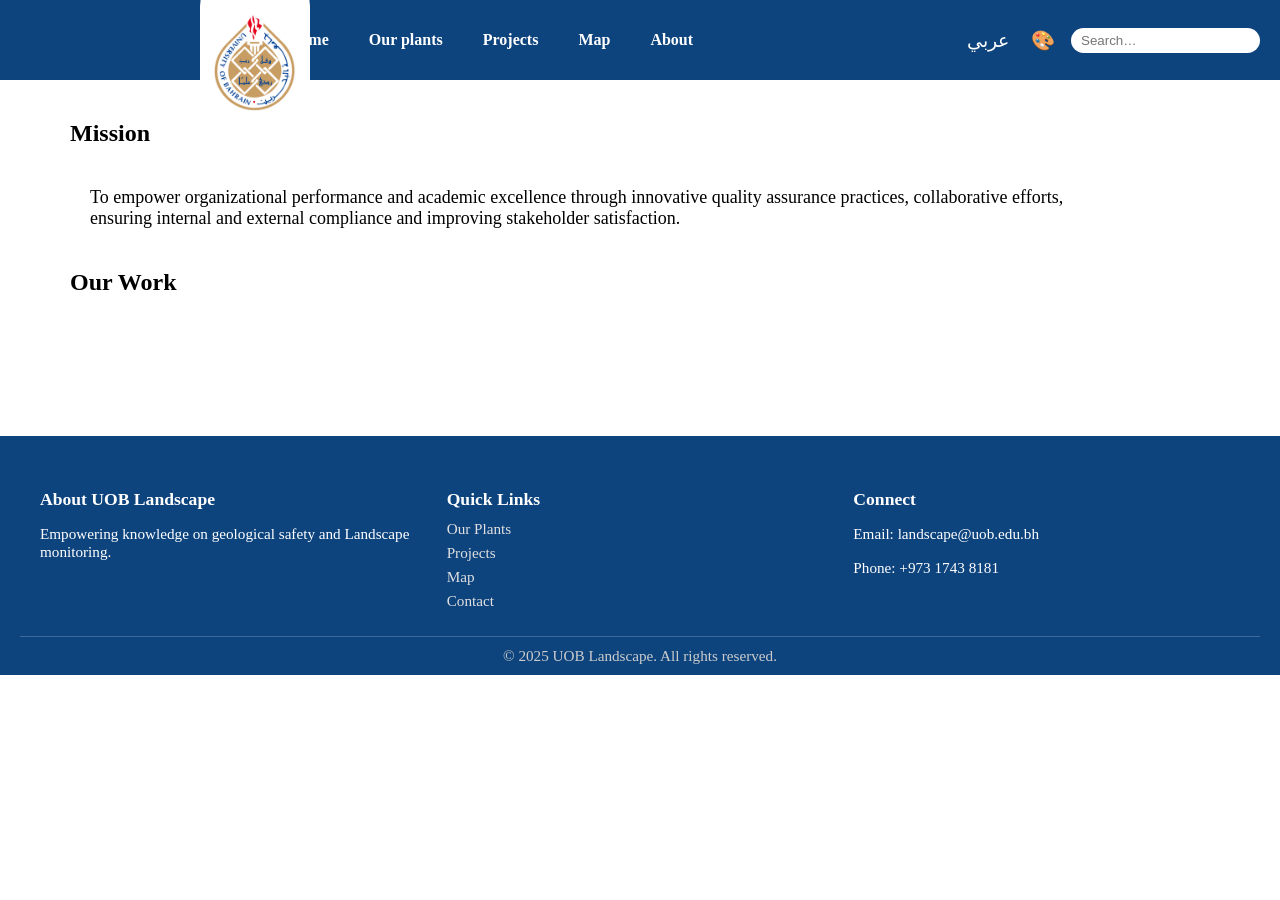
<file: about.html>
<!DOCTYPE html>
<html lang="en" data-theme="default">
<head>
  <meta charset="UTF-8" />
  <meta name="viewport" content="width=device-width,initial-scale=1" />
  <title>UOB Landscape</title>
  <link rel="stylesheet" href="styles.css">
</head>
<body>
  <div class="logo-space" title="Logo">
    <img src="UOB-new-logo.png" alt="University of Bahrain" />
  </div>
    <nav>
    <ul>
      <li><a href="home.html">Home</a></li>
      <li><a href="ourPlants.html">Our plants</a></li>
      <li><a href="projects.html">Projects</a></li>
      <li><a href="map.html">Map</a></li>
      <li><a href="about.html">About</a></li>
    </ul>
    <div class="controls">
      <button class="arabic-btn" onclick="translate()">عربي</button>
      <div class="dropdown">
        <button class="theme-btn" id="theme-btn">🎨</button>
        <div class="theme-picker" id="theme-picker">
          <div class="theme-option" data-theme="default"></div>
          <div class="theme-option" data-theme="dark"></div>
          <div class="theme-option" data-theme="solar"></div>
          <div class="theme-option" data-theme="highcontrast"></div>
        </div>
      </div>
      <input type="search" placeholder="Search…">
    </div>
  </nav>
  <main>
    <section class="about-layout">
      <h2>Mission</h2>
      <p>To empower organizational performance and academic excellence through innovative quality assurance practices, collaborative efforts, <br>
        ensuring internal and external compliance and improving stakeholder satisfaction.</p>
      <h2>Our Work</h2>  
    </section>
    
  </main>
  <script>

    // Theme dropdown behavior
    const btn = document.getElementById('theme-btn');
    const picker = document.getElementById('theme-picker');

    if (btn && picker) {
      btn.addEventListener('click', e => {
        e.stopPropagation();
        picker.classList.toggle('active');
      });

      document.addEventListener('click', e => {
        if (!e.target.closest('.dropdown')) {
          picker.classList.remove('active');
        }
      });

      picker.addEventListener('click', e => {
        const t = e.target.dataset.theme;
        if (t) {
          document.documentElement.setAttribute('data-theme', t);
          localStorage.setItem('theme', t);
          picker.classList.remove('active');
        }
      });
    }

    // Apply saved theme on load
    window.addEventListener('DOMContentLoaded', () => {
      const saved = localStorage.getItem('theme') || 'default';
      document.documentElement.setAttribute('data-theme', saved);
    });

    // Placeholder translation logic
    function translate() {
      alert('Arabic translation logic goes here.');
    }
  </script>

  <footer>
    <div class="footer-container">
      <div class="footer-column">
        <h4>About UOB Landscape</h4>
        <p>Empowering knowledge on geological safety and Landscape monitoring.</p>
      </div>
      <div class="footer-column">
        <h4>Quick Links</h4>
        <ul>
          <li><a href="#">Our Plants</a></li>
          <li><a href="#">Projects</a></li>
          <li><a href="#">Map</a></li>
          <li><a href="#">Contact</a></li>
        </ul>
      </div>
      <div class="footer-column">
        <h4>Connect</h4>
        <p>Email: landscape@uob.edu.bh</p>
        <p>Phone: +973 1743 8181</p>
      </div>
    </div>
    <div class="footer-bottom">
      &copy; 2025 UOB Landscape. All rights reserved.
    </div>
  </footer>

</body>
</html>
</file>
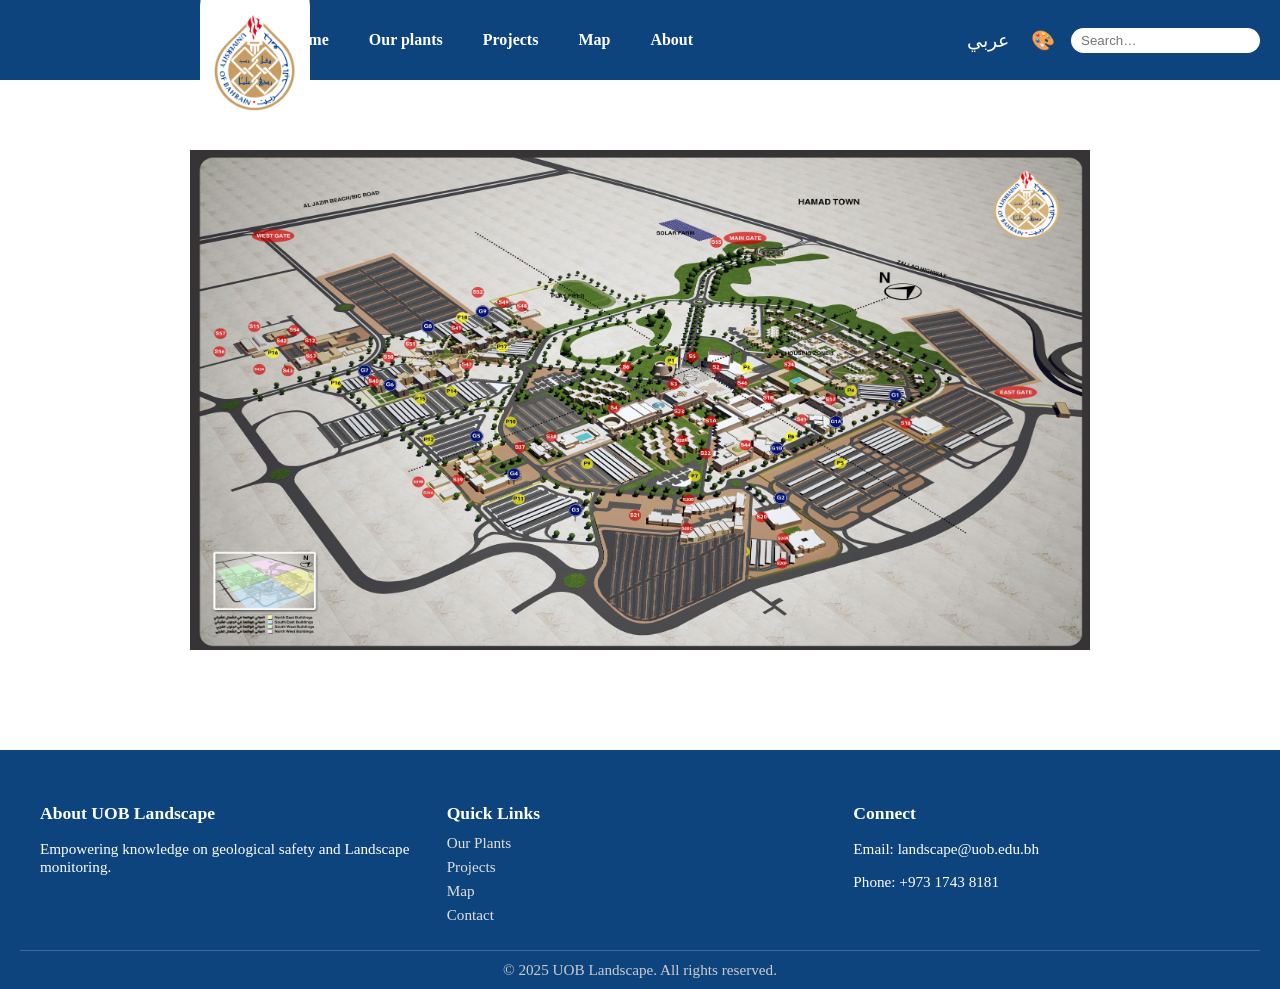
<file: map.html>
<!DOCTYPE html>
<html lang="en" data-theme="default">
<head>
  <meta charset="UTF-8" />
  <meta name="viewport" content="width=device-width,initial-scale=1" />
  <title>UOB Landscape</title>
  <link rel="stylesheet" href="styles.css">
</head>
<body>
  <div class="logo-space" title="Logo">
    <img src="UOB-new-logo.png" alt="University of Bahrain" />
  </div>
  <nav>
    <ul>
      <li><a href="home.html">Home</a></li>
      <li><a href="ourPlants.html">Our plants</a></li>
      <li><a href="projects.html">Projects</a></li>
      <li><a href="map.html">Map</a></li>
      <li><a href="about.html">About</a></li>
    </ul>
    <div class="controls">
      <button class="arabic-btn" onclick="translate()">عربي</button>
      <div class="dropdown">
        <button class="theme-btn" id="theme-btn">🎨</button>
        <div class="theme-picker" id="theme-picker">
          <div class="theme-option" data-theme="default"></div>
          <div class="theme-option" data-theme="dark"></div>
          <div class="theme-option" data-theme="solar"></div>
          <div class="theme-option" data-theme="highcontrast"></div>
        </div>
      </div>
      <input type="search" placeholder="Search…">
    </div>
  </nav>
 
  <div class="map-container">
    <img src="UOB-MAP.jpg" alt="UOB Plants Map" width="900" height="500">
  </div>

  <script>
    // Theme dropdown behavior
    const btn = document.getElementById('theme-btn');
    const picker = document.getElementById('theme-picker');

    if (btn && picker) {
      btn.addEventListener('click', e => {
        e.stopPropagation();
        picker.classList.toggle('active');
      });

      document.addEventListener('click', e => {
        if (!e.target.closest('.dropdown')) {
          picker.classList.remove('active');
        }
      });

      picker.addEventListener('click', e => {
        const t = e.target.dataset.theme;
        if (t) {
          document.documentElement.setAttribute('data-theme', t);
          localStorage.setItem('theme', t);
          picker.classList.remove('active');
        }
      });
    }

    // Apply saved theme on load
    window.addEventListener('DOMContentLoaded', () => {
      const saved = localStorage.getItem('theme') || 'default';
      document.documentElement.setAttribute('data-theme', saved);
    });

    // Placeholder translation logic
    function translate() {
      alert('Arabic translation logic goes here.');
    }
  </script>

  <footer>
    <div class="footer-container">
      <div class="footer-column">
        <h4>About UOB Landscape</h4>
        <p>Empowering knowledge on geological safety and Landscape monitoring.</p>
      </div>
      <div class="footer-column">
        <h4>Quick Links</h4>
        <ul>
          <li><a href="#">Our Plants</a></li>
          <li><a href="#">Projects</a></li>
          <li><a href="#">Map</a></li>
          <li><a href="#">Contact</a></li>
        </ul>
      </div>
      <div class="footer-column">
        <h4>Connect</h4>
        <p>Email: landscape@uob.edu.bh</p>
        <p>Phone: +973 1743 8181</p>
      </div>
    </div>
    <div class="footer-bottom">
      &copy; 2025 UOB Landscape. All rights reserved.
    </div>
  </footer>

</body>
</html>
</file>
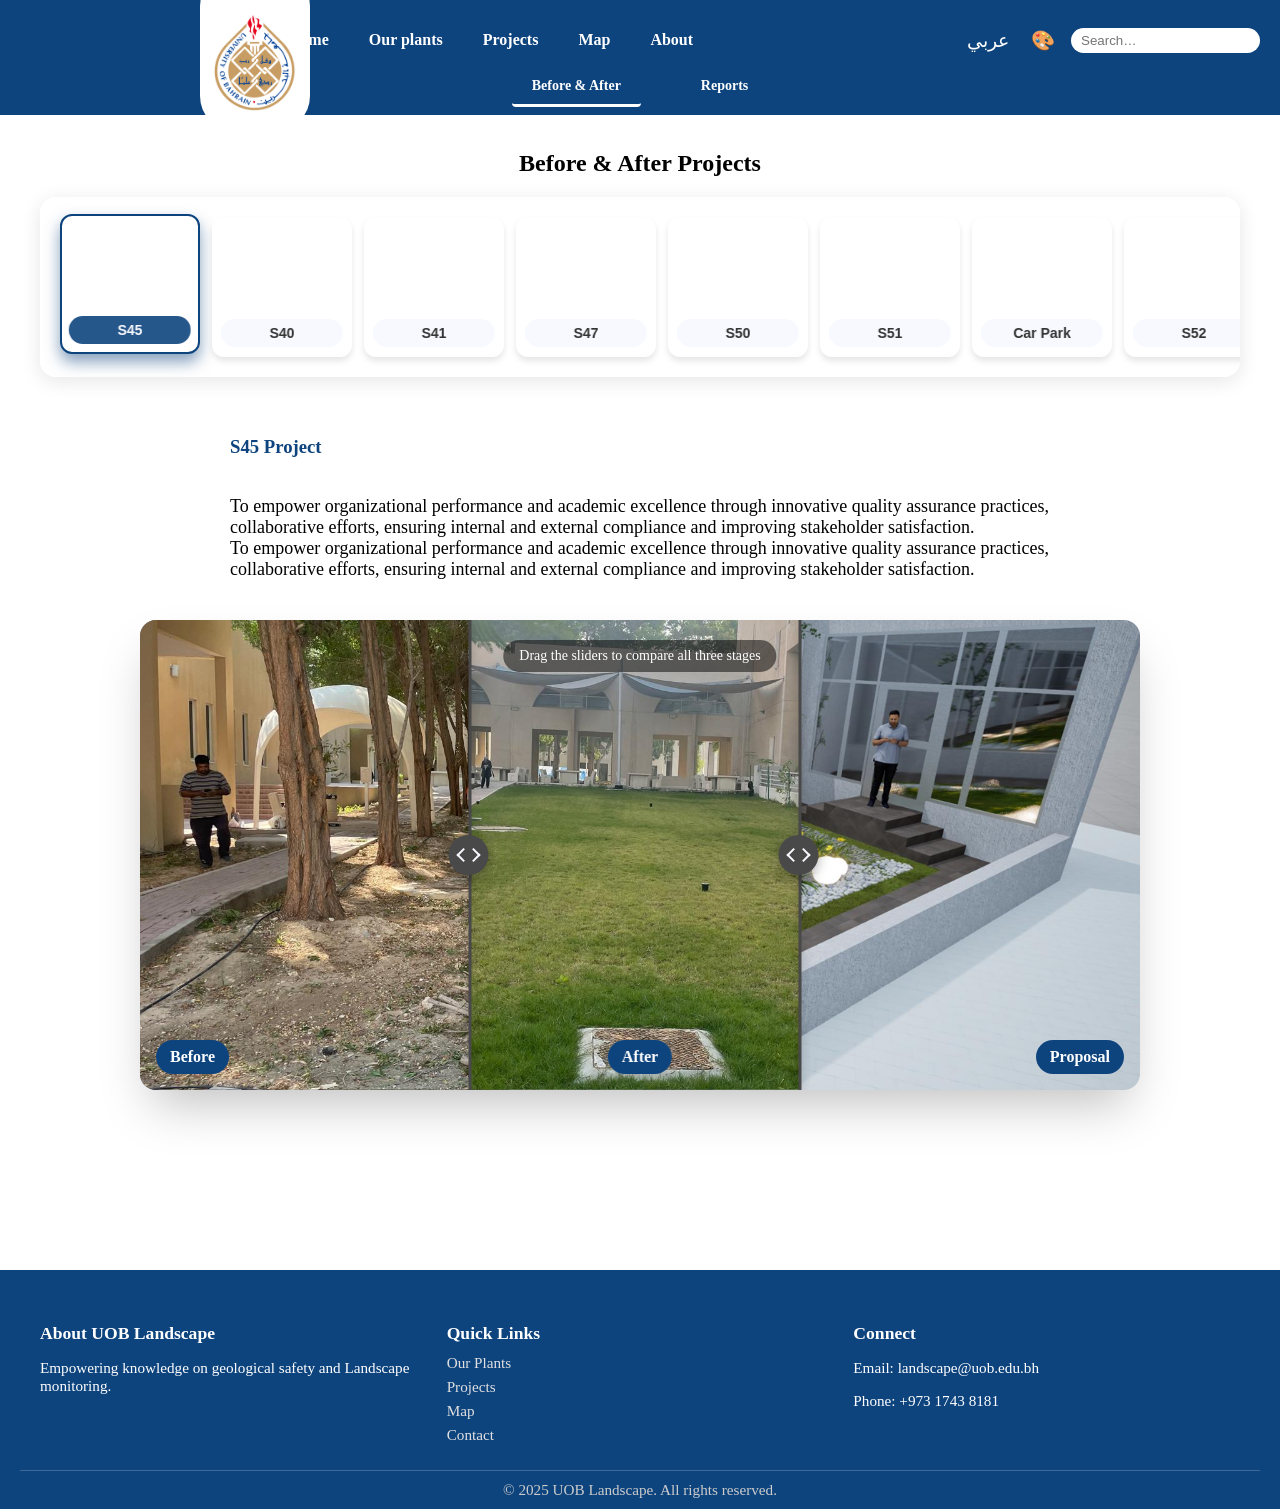
<file: projects.html>
<!DOCTYPE html>
<html lang="en" data-theme="default">
<head>
  <meta charset="UTF-8" />
  <meta name="viewport" content="width=device-width,initial-scale=1" />
  <title>UOB Landscape – Projects</title>
  <link rel="stylesheet" href="styles.css" />
</head>
<body>
  <!-- Global Navigation -->
  <div class="logo-space" title="Logo">
    <img src="UOB-new-logo.png" alt="University of Bahrain" />
  </div>
  <nav>
    <ul>
      <li><a href="home.html">Home</a></li>
      <li><a href="ourPlants.html">Our plants</a></li>
      <li><a href="projects.html" class="active">Projects</a></li>
      <li><a href="map.html">Map</a></li>
      <li><a href="about.html">About</a></li>
    </ul>
    <div class="controls">
      <button class="arabic-btn" onclick="translate()">عربي</button>
      <div class="dropdown">
        <button class="theme-btn" id="theme-btn">🎨</button>
        <div class="theme-picker" id="theme-picker">
          <div class="theme-option" data-theme="default"></div>
          <div class="theme-option" data-theme="dark"></div>
          <div class="theme-option" data-theme="solar"></div>
          <div class="theme-option" data-theme="highcontrast"></div>
        </div>
      </div>
      <input type="search" placeholder="Search…" />
    </div>
  </nav>

  <!-- Projects Sub‑Navigation -->
  <nav class="projects-subnav">
    <ul>
      <li><a href="#before-after" id="tab-before">Before & After</a></li>
      <li><a href="#reports" id="tab-reports">Reports</a></li>
    </ul>
  </nav>

  <main>
    <section id="before-after" class="projects-section">
      <h1>Before & After Projects</h1>
      <!-- Filter Buttons -->
    <div class="project-filters">
        <button class="project-filter-btn active" data-filter="S45">
            <div class="image-area">
            </div>
            <div class="label">S45</div>
        </button>
        <button class="project-filter-btn" data-filter="S40">
            <div class="image-area">
            </div>
            <div class="label">S40</div>
        </button>
        <button class="project-filter-btn" data-filter="S41">
            <div class="image-area">
            </div>
            <div class="label">S41</div>
        </button>
        <button class="project-filter-btn" data-filter="S47">
            <div class="image-area">
            </div>
            <div class="label">S47</div>
        </button>
        <button class="project-filter-btn" data-filter="S50">
            <div class="image-area">
            </div>
            <div class="label">S50</div>
        </button>
        <button class="project-filter-btn" data-filter="S51">
            <div class="image-area">
            </div>
            <div class="label">S51</div>
        </button>
        <button class="project-filter-btn" data-filter="CarPark">
            <div class="image-area">
            </div>
            <div class="label">Car Park</div>
        </button>
        <button class="project-filter-btn" data-filter="S52">
            <div class="image-area">
            </div>
            <div class="label">S52</div>
        </button>
        <button class="project-filter-btn" data-filter="S53">
            <div class="image-area">
            </div>
            <div class="label">S53</div>
        </button>
        <button class="project-filter-btn" data-filter="S54">
            <div class="image-area">
            </div>
            <div class="label">S54</div>
        </button>
        <button class="project-filter-btn" data-filter="S55">
            <div class="image-area">
            </div>
            <div class="label">S55</div>
        </button>
    </div>

      <!-- Filtered Content Sections -->
      <div id="project-contents">
        <div class="project-filter-section" data-type="S45" style="display: block;">
          <h3>S45 Project</h3>
          <p>To empower organizational performance and academic excellence through innovative quality assurance practices, <br>
            collaborative efforts, ensuring internal and external compliance and improving stakeholder satisfaction.<br>
            To empower organizational performance and academic excellence through innovative quality assurance practices,<br> 
            collaborative efforts, ensuring internal and external compliance and improving stakeholder satisfaction.</p>
          <div class="container">
            <div class="slider-container" id="sliderContainer">
              <div class="instructions">Drag the sliders to compare all three stages</div>
              <div class="image-layer proposal-image">
                <img src="proposal.png" alt="Proposal">
                <div class="label proposal-label">Proposal</div>
              </div>
              <div class="image-layer after-image" id="afterImage">
                <img src="after.jpg" alt="After">
                <div class="label after-label">After</div>
              </div>
              <div class="image-layer before-image" id="beforeImage">
                <img src="before.jpg" alt="Before">
                <div class="label before-label">Before</div>
              </div>
              <div class="slider-line slider-line-1" id="sliderLine1" style="left: 33%;">
                <div class="slider-handle slider-handle-1" id="sliderHandle1"></div>
              </div>
              <div class="slider-line slider-line-2" id="sliderLine2" style="left: 66%;">
                <div class="slider-handle slider-handle-2" id="sliderHandle2"></div>
              </div>
            </div>
          </div>
        </div>

        <div class="project-filter-section" data-type="S40" style="display: none;">
            <h3>S40 Project</h3>
            <p>Content for Section 40 project goes here...</p>
        </div>

        <div class="project-filter-section" data-type="S41" style="display: none;">
            <h3>S41 Project</h3>
            <p>Content for Section 41 project goes here...</p>
        </div>

        <div class="project-filter-section" data-type="S47" style="display: none;">
            <h3>S47 Project</h3>
            <p>Content for Section 47 project goes here...</p>
        </div>

        <div class="project-filter-section" data-type="S50" style="display: none;">
            <h3>S50 Project</h3>
            <p>Content for Section 50 project goes here...</p>
        </div>

        <div class="project-filter-section" data-type="S51" style="display: none;">
            <h3>S51 Project</h3>
            <p>Content for Section 51 project goes here...</p>
        </div>

        <div class="project-filter-section" data-type="CarPark" style="display: none;">
            <h3>S48 Project (Car Park)</h3>
            <p>Content for Car Park project goes here...</p>
        </div>
    </div>

      <script>
        class ThreeImageSlider {
          constructor(containerId) {
            this.container = document.getElementById(containerId);
            this.sliderLine1 = document.getElementById('sliderLine1');
            this.sliderLine2 = document.getElementById('sliderLine2');
            this.sliderHandle1 = document.getElementById('sliderHandle1');
            this.sliderHandle2 = document.getElementById('sliderHandle2');
            this.beforeImage = document.getElementById('beforeImage');
            this.afterImage = document.getElementById('afterImage');

            this.isDragging = false;
            this.activeSlider = null;

            this.slider1Position = 33;
            this.slider2Position = 66;

            this.init();
          }

          init() {
            this.bindEvents();
            this.updateSliders();
          }

          bindEvents() {
            this.sliderHandle1.addEventListener('mousedown', (e) => this.startDrag(e, 1));
            this.sliderHandle2.addEventListener('mousedown', (e) => this.startDrag(e, 2));
            document.addEventListener('mousemove', (e) => this.drag(e));
            document.addEventListener('mouseup', () => this.stopDrag());

            this.sliderHandle1.addEventListener('touchstart', (e) => this.startDrag(e, 1), { passive: false });
            this.sliderHandle2.addEventListener('touchstart', (e) => this.startDrag(e, 2), { passive: false });
            document.addEventListener('touchmove', (e) => this.drag(e), { passive: false });
            document.addEventListener('touchend', () => this.stopDrag());
          }

          startDrag(e, sliderNumber) {
            this.isDragging = true;
            this.activeSlider = sliderNumber;

            if (sliderNumber === 1) {
              this.sliderLine1.style.zIndex = '50';
              this.sliderLine2.style.zIndex = '40';
            } else {
              this.sliderLine2.style.zIndex = '50';
              this.sliderLine1.style.zIndex = '40';
            }

            e.preventDefault();
          }

          drag(e) {
            if (!this.isDragging) return;

            const clientX = e.touches ? e.touches[0].clientX : e.clientX;
            const rect = this.container.getBoundingClientRect();
            const x = clientX - rect.left;
            const percentage = Math.max(0, Math.min(100, (x / rect.width) * 100));

            if (this.activeSlider === 1) this.slider1Position = percentage;
            else if (this.activeSlider === 2) this.slider2Position = percentage;

            this.updateSliders();
          }

          stopDrag() {
            this.isDragging = false;
            this.activeSlider = null;
          }

          updateSliders() {
            this.sliderLine1.style.left = `${this.slider1Position}%`;
            this.sliderLine2.style.left = `${this.slider2Position}%`;

            this.beforeImage.style.clipPath = `polygon(0 0, ${this.slider1Position}% 0, ${this.slider1Position}% 100%, 0 100%)`;

            const left = Math.min(this.slider1Position, this.slider2Position);
            const right = Math.max(this.slider1Position, this.slider2Position);
            this.afterImage.style.clipPath = `polygon(${left}% 0, ${right}% 0, ${right}% 100%, ${left}% 100%)`;
          }
        }

        document.addEventListener('DOMContentLoaded', () => {
          new ThreeImageSlider('sliderContainer');
        });
      </script>
    </section>

    <section id="reports" class="projects-section">
      <h1>Reports</h1>
      <p>Your project reports content goes here.</p>
    </section>
  </main>

  <script>
    // Switch tabs based on URL hash changes
    function showTab(hash) {
      document.querySelectorAll('.projects-section').forEach(sec => {
        sec.style.display = ('#' + sec.id === hash ? 'block' : 'none');
      });
      document.querySelectorAll('.projects-subnav a').forEach(link => {
        link.classList.toggle('active', link.getAttribute('href') === hash);
      });
    }

    window.addEventListener('DOMContentLoaded', () => {
      // Set default or based on hash
      const initialHash = (window.location.hash === '#reports') ? '#reports' : '#before-after';
      showTab(initialHash);

      // Listen to URL hash changes (e.g. back/forward)
      window.addEventListener('hashchange', () => showTab(window.location.hash));

      // Handle clicks to update hash
      document.getElementById('tab-before').addEventListener('click', e => {
        e.preventDefault();
        window.location.hash = '#before-after';
      });
      document.getElementById('tab-reports').addEventListener('click', e => {
        e.preventDefault();
        window.location.hash = '#reports';
      });
      // Hide all project sections at load
      // filterSections.forEach(section => {
      //   section.style.display = 'none';
      // });
      // filterButtons.forEach(b => b.classList.remove('active'));
      filterSections.forEach(section => {
        section.style.display = (section.dataset.type === "S45") ? "block" : "none";
      });

      filterButtons.forEach(button => {
        button.classList.toggle("active", button.dataset.filter === "S45");
      });
    });

        // Project filter buttons logic
    const filterButtons = document.querySelectorAll('.project-filter-btn');
    const filterSections = document.querySelectorAll('.project-filter-section');

    filterButtons.forEach(button => {
      button.addEventListener('click', () => {
        const selected = button.dataset.filter;

        filterButtons.forEach(b => b.classList.remove('active'));
        button.classList.add('active');

        filterSections.forEach(section => {
          section.style.display = (section.dataset.type === selected) ? 'block' : 'none';
        });
      });
    });

    
    // Subnav tabs switch logic
    const tabs = document.querySelectorAll('.projects-subnav a');
    const sections = document.querySelectorAll('main > section');

    tabs.forEach(tab => {
      tab.addEventListener('click', (e) => {
        e.preventDefault();

        const targetId = tab.getAttribute('href').substring(1);

        tabs.forEach(t => t.classList.remove('active'));
        tab.classList.add('active');

        sections.forEach(s => {
          s.style.display = (s.id === targetId) ? 'block' : 'none';
        });
      });
    });

    // Theme dropdown behavior
    const btn = document.getElementById('theme-btn');
    const picker = document.getElementById('theme-picker');

    if (btn && picker) {
      btn.addEventListener('click', e => {
        e.stopPropagation();
        picker.classList.toggle('active');
      });

      document.addEventListener('click', e => {
        if (!e.target.closest('.dropdown')) {
          picker.classList.remove('active');
        }
      });

      picker.addEventListener('click', e => {
        const t = e.target.dataset.theme;
        if (t) {
          document.documentElement.setAttribute('data-theme', t);
          localStorage.setItem('theme', t);
          picker.classList.remove('active');
        }
      });
    }

    // Apply saved theme on load
    window.addEventListener('DOMContentLoaded', () => {
      const saved = localStorage.getItem('theme') || 'default';
      document.documentElement.setAttribute('data-theme', saved);
    });

    // Placeholder translation logic
    function translate() {
      alert('Arabic translation logic goes here.');
    }
  </script>

  <!-- Theme & translate scripts omitted for brevity… -->
 <footer>
    <div class="footer-container">
      <div class="footer-column">
        <h4>About UOB Landscape</h4>
        <p>Empowering knowledge on geological safety and Landscape monitoring.</p>
      </div>
      <div class="footer-column">
        <h4>Quick Links</h4>
        <ul>
          <li><a href="#">Our Plants</a></li>
          <li><a href="#">Projects</a></li>
          <li><a href="#">Map</a></li>
          <li><a href="#">Contact</a></li>
        </ul>
      </div>
      <div class="footer-column">
        <h4>Connect</h4>
        <p>Email: landscape@uob.edu.bh</p>
        <p>Phone: +973 1743 8181</p>
      </div>
    </div>
    <div class="footer-bottom">
      &copy; 2025 UOB Landscape. All rights reserved.
    </div>
  </footer>
</body>
</html>
</file>
<file: styles.css>
:root {
  --bg: #fff;
  --fg: #000;
  --accent: #0e447e;
  --font: Georgia, serif;
}

[data-theme="dark"] {
  --bg: #4b4d50;
  --fg: #373333;
  --accent: #006bb3;
  --font: Georgia, serif;
}

[data-theme="solar"] {
  --bg: #fdf6e3;
  --fg: #657b83;
  --accent: #b58900;
  --font: Georgia, serif;
}

[data-theme="highcontrast"] {
  --bg: #fdf6e3;
  --fg: #1e1e1e;
  --accent: #cb9d65;
  --font: Georgia, serif;
}

body {
  margin: 0;
  font-family: var(--font);
  background: var(--bg);
  color: var(--fg);
  }

nav {
  position: fixed;
  height: 60px;
  top: 0;
  left: 0;
  right: 0;
  background: var(--accent);
  padding: 10px 20px;
  display: flex;
  align-items: center;
  z-index: 100;
}

.logo-space {
  position: fixed;
  top: -29px;
  left: 200px;
  width: 100px;       /* Slightly wider than image */
  height: 150px;      /* Slightly taller than image */
  background: #fff;
  border-radius: 35px;
  margin-right: 20px;
  display: flex;
  align-items: center;
  justify-content: center;
  padding: 5px; 
  z-index: 999;
}

.logo-space img {
  position: absolute;
  bottom: 20px; /* Push image to bottom */
  max-width: 75%;
  max-height: 75%;
  border-radius: 15px;
}

nav ul {
  flex: 1;
  display: flex;
  justify-content: center;
  gap: 40px;
  margin: 0;
  padding: 0;
  list-style: none;
}

nav a {
  color: #fff;
  text-decoration: none;
  font-weight: bold;
}

.controls {
  display: flex;
  align-items: center;
  gap: 10px;
}

.dropdown {
  position: relative;
}

.arabic-btn,
.theme-btn {
  background: none;
  border: none;
  color: #fff;
  font-size: 1.2rem;
  cursor: pointer;
}

.theme-picker {
  display: none;
  position: absolute;
  top: 100%;
  left: 50%;
  transform: translateX(-50%);
  background: #fff;
  padding: 5px;
  border-radius: 8px;
  box-shadow: 0 2px 6px rgba(0, 0, 0, 0.2);
  gap: 10px;
  white-space: nowrap;
  z-index: 9999;
}

.theme-picker.active {
  display: flex;
}

.theme-option {
  width: 24px;
  height: 24px;
  border-radius: 50%;
  cursor: pointer;
  border: 2px solid #fff;
}

.theme-option[data-theme="default"] {
  background: #1b5098;
}
.theme-option[data-theme="dark"] {
  background: #006bb3;
}
.theme-option[data-theme="solar"] {
  background: #b58900;
}
.theme-option[data-theme="highcontrast"] {
  background: #cb9d65;
}

.controls input[type="search"] {
  padding: 5px 10px;
  border: none;
  border-radius: 20px;
}

.search-bar {
  text-align: center;
  margin-bottom: 30px;
}

.search-input-wrapper {
  display: inline-flex;
  align-items: center;
  position: relative;
}

.search-icon {
  position: absolute;
  left: 12px;
  font-size: 1.1rem;
  color: #888;
  pointer-events: none;
}

.search-input-wrapper input[type="text"] {
  padding: 10px 16px 10px 36px; /* left padding for icon */
  width: 300px;
  font-size: 1rem;
  border-radius: 20px;
  border: 1px solid #ccc;
  outline: none;
}

header {
  position: relative;
  height: 90vh;
  overflow: hidden;
}

header::before {
  content: "";
  position: absolute;
  left: 0;
  top: 0;
  bottom: 0;
  width: 8px;
  background: var(--accent);
}

.slide {
  position: absolute;
  top: 0;
  left: 0;
  width: 100%;
  height: 100%;
  background-size: cover;
  background-position: center;
  opacity: 0;
  transition: opacity 1s ease;
  display: flex;
  align-items: flex-end;
  justify-content: flex-end;
}

.slide.active {
  opacity: 1;
}

.slide .text {
  margin: 20px;
  color: #fff;
  font-size: 2rem;
  border-radius: 4px;
  text-shadow: 0 0 3px rgba(0, 0, 0, 0.5);
}

main {
  padding: 20px;
}

main p {
  font-size: 18px;
  padding: 20px;
}

@media (max-width: 768px) {
  nav ul {
    gap: 20px;
    flex-wrap: wrap;
  }
  .slide .text {
    font-size: 1.5rem;
  }
}

/* Carousel styles */
.carousel-container {
  overflow: hidden;
  width: 100%;
  background: var(--bg);
  padding: 20px 0;
  margin-top: 40px;
}

.carousel-wrapper {
  display: flex;
}

.carousel-track {
  display: flex;
  width: max-content;
  animation: scrollLeft 40s linear infinite;
}

.carousel-item{
  width: 240px;
  margin-right: 30px;
  text-align: center;
}

.carousel-item a {
  text-decoration: none;
  color: inherit;
  display: block;
}

.carousel-title {
  font-size: 1rem;
  font-weight: 600;
  margin-bottom: 8px;
  padding: 8px;
  text-align: center;
  color: var(--fg); /* or any color like #333 */
  display: block;
}

.carousel-item img {
  width: 240px;
  height: 290px;
  object-fit: cover;
  border-radius: 12px;
  box-shadow: 0 25px 50px -12px rgba(0, 0, 0, 0.25);
  margin-right: 30px;
  transition: transform 0.7s ease; /* Smooth transition */
}

.carousel-item img:hover {
  /* transform: translateY(-9px); */
  transform: scale(1.05); /* Zoom in slightly on hover */
}

@keyframes scrollLeft {
  0% {
    transform: translateX(0);
  }
  100% {
    transform: translateX(-50%);
  }
}

@media (max-width: 768px) {
  .carousel-track img {
    width: 240px;
    height: 160px;
  }
}

#hero {
  position: relative; /* Ensure child absolute positions work */
  height: 615px;       /* or however tall your header is */
  overflow: hidden;
}

.slide {
  position: absolute;
  width: 100%;
  height: 100%;
  background-size: cover;
  background-position: center;
  opacity: 0;
  transition: opacity 1s ease;
}

.slide.active {
  opacity: 1;
  z-index: 1;
}

.overlay-square {
  position: absolute;
  top: 55%;     /* center vertically */
  left: -15%;    /* center horizontally */
  width: 650px;
  height: 210px;
  background-color: var(--accent);
  opacity: 0.7; 
  border-radius: 30px;
  transform: translate(20%, -50%); /* shift right from center */
  z-index: 5; /* above slides */
  display: flex; /* NEW: to center content */
  justify-content: center;
  align-items: center;
  pointer-events: none; /* so it doesn’t block interactions */
  
}

.overlay-label {
  color: white;
  font-family: var(--font);
  font-size: 2.1rem;
  font-weight: bold;
  text-align: left;
  margin-left: 170px;
  /* padding-right: 20px;  */
  text-shadow: 0 0 5px rgba(0,0,0,0.5);
}

.container {
  max-width: 1000px;
  margin: 0 auto;
  margin-top: 30px;
}

.slider-container {
  position: relative;
  width: 100%;
  height: 470px;
  overflow: hidden;
  border-radius: 16px;
  box-shadow: 0 25px 50px -12px rgba(0, 0, 0, 0.25);
  user-select: none;
  cursor: col-resize;
}

.image-layer {
  position: absolute;
  top: 0;
  left: 0;
  width: 100%;
  height: 100%;
}

.image-layer img {
  width: 100%;
  height: 100%;
  object-fit: cover;
  user-select: none;
  pointer-events: none;
}

.proposal-image { z-index: 0; }
.after-image { z-index: 10; transition: clip-path 0.1s ease-out; }
.before-image { z-index: 20; transition: clip-path 0.1s ease-out; }

.label {
  position: absolute;
  bottom: 16px;
  padding: 8px 14px;
  border-radius: 20px;
  color: white;
  font-weight: bold;
  font-size: 16px;
  backdrop-filter: blur(6px);
  z-index: 10;
}

.before-label {
  background-color: var(--accent);
  left: 16px;
}

.after-label {
  background-color: var(--accent);
  left: 50%;
  transform: translateX(-50%);
}

.proposal-label {
  background-color: var(--accent);
  /* background-color: rgba(74, 140, 96, 0.85); */
  right: 16px;
}

.slider-line {
  position: absolute;
  top: 0;
  bottom: 0;
  width: 3px;
  background-color: rgb(74, 73, 73);
  box-shadow: 0 0 10px rgba(0, 0, 0, 0.3);
  transform: translateX(-50%);
}

.slider-line-1, .slider-line-2 {
  transition: left 0.1s ease-out;
  z-index: 40;
}

.slider-handle {
  position: absolute;
  top: 50%;
  width: 40px;
  height: 40px;
  background-color: rgb(74, 73, 73);
  border-radius: 50%;
  box-shadow: 0 4px 12px rgba(0,0,0,0.3);
  transform: translate(-50%, -50%);
  cursor: grab;
}

.slider-handle::before,
.slider-handle::after {
  content: '';
  position: absolute;
  top: 50%;
  width: 8px;
  height: 8px;
  border: solid #f8f9ff;
  transform: translateY(-50%) rotate(45deg);
}

.slider-handle::before {
  border-width: 0 0 2px 2px;
  left: 10px;
}

.slider-handle::after {
  border-width: 2px 2px 0 0;
  right: 10px;
}

.instructions {
  position: absolute;
  top: 20px;
  left: 50%;
  transform: translateX(-50%);
  padding: 8px 16px;
  background-color: rgba(0, 0, 0, 0.5);
  color: #fff;
  border-radius: 20px;
  font-size: 14px;
  z-index: 50;
}
 
.content {
  margin-top: 48px;
  text-align: center;
}
 
.content h2 {
  font-size: 36px;
  font-weight: bold;
  color: #1f2937;
  margin-bottom: 16px;
}
 
.content p {
  color: #6b7280;
  font-size: 18px;
  max-width: 800px;
  margin: 0 auto;
  line-height: 1.6;
}
 
@media (max-width: 768px) {
  .slider-container {
    height: 400px;
    border-radius: 12px;
  }

  .label {
    font-size: 16px;
    padding: 6px 12px;
    top: 16px;
  }

  .before-label {
    left: 16px;
  }

  .after-label {
    right: 16px;
  }

  .slider-handle {
    width: 40px;
    height: 40px;
  }

  .content h2 {
    font-size: 28px;
  }

  .content p {
    font-size: 16px;
  }

  .instructions {
    bottom: 16px;
    font-size: 12px;
  }
}
 /* Projects-specific sub-navigation with underline effect */
.projects-subnav {
  position: fixed;
  height: 35px;
  top: 60px;
  /* left: 0;
  right: 0; */
  font-size: 14px;
  background: var(--accent);
  z-index: 80;
}

.projects-subnav ul {
  margin: 0;
  padding: 0;
  display: flex;
  justify-content: center;
  gap: 40px;
  list-style: none;
}

.projects-subnav a {
  display: block;
  padding-left: 0px;
  color: #fff;
  text-decoration: none;
  font-weight: bold;
  border-bottom: 3px solid transparent;
}

.projects-subnav a:hover {
  border-bottom: 3px solid rgba(255,255,255,0.7);
}

.projects-subnav a.active {
  border-bottom: 3px solid #fff;
}

/* Hide both sections by default, shown via JS */
.projects-section {
  display: none;
  padding: 80px 20px 20px; /* account for fixed nav + subnav */
}

.projects-section h1{
  margin-top: 50px;
  text-align: center;
}

/* Projects-specific sub-navigation */
.projects-subnav {
  position: fixed;
  top: 60px;
  left: 0;
  right: 0;
  background: var(--accent);
  z-index: 90;
}

.projects-subnav ul {
  margin: 0;
  padding: 0;
  list-style: none;
  display: flex;
  justify-content: center;
  gap: 40px;
}

.projects-subnav a {
  display: block;
  padding: 10px 20px;
  color: #fff;
  text-decoration: none;
  font-weight: bold;
}

.projects-subnav a:hover,
.projects-subnav a.active {
  /* background: var(--fg); */
  color: var(--bg);
  border-radius: 4px;
}

.filters {
  text-align: center;
  margin-bottom: 20px;
  padding-top: 10px;
}

.filter-btn {
  background-color: var(--bg);
  color: var(--accent);
  border: 1px solid var(--accent);
  padding: 8px 16px;
  margin: 5px;
  border-radius: 8px;
  cursor: pointer;
  transition: background-color 0.3s ease;
}

.filter-btn.active,
.filter-btn:hover {
  background-color: var(--accent);
  color: white
}

.project-filters {
  display: flex;
  gap: 12px;
  padding: 20px;
  overflow-x: auto;
  overflow-y: hidden;
  scroll-behavior: smooth;
  -webkit-overflow-scrolling: touch;
  scrollbar-width: none;
  /* background: linear-gradient(135deg, #f8f9ff 0%, --accent 100%); */
  /* scrollbar-color: var(--accent) #f1f1f1; */
  background-color: white;
  border-radius: 16px;
  box-shadow: 0 4px 20px rgba(0, 0, 0, 0.1);
}

.project-filter-btn {
  display: grid;
  grid-template-rows: 1fr auto;
  background: white;
  border: 2px solid transparent;
  border-radius: 12px;
  overflow: hidden;
  box-shadow: 0 4px 6px rgba(0,0,0,0.1);
  cursor: pointer;
  transition: all 0.3s ease;
  height: 140px;
  width: 140px;
  min-width: 140px;
  position: relative;
  padding: 0;
  flex-shrink: 0;
}

.project-filter-btn:hover {
  transform: translateY(-3px);
  box-shadow: 0 8px 15px rgba(0,0,0,0.15);
}

.project-filter-btn.active {
  border-color: var(--accent);
  transform: translateY(-3px);
box-shadow: 0 8px 15px color-mix(in srgb, var(--accent) 50%, transparent);
}

.project-filter-btn.active::after {
  /* content: "✓"; */
  position: absolute;
  top: 8px;
  right: 8px;
  background: var(--accent);
  color: white;
  width: 22px;
  height: 22px;
  border-radius: 50%;
  display: flex;
  align-items: center;
  justify-content: center;
  font-weight: bold;
  font-size: 12px;
  z-index: 10;
}

.project-filter-btn .image-area {
  background-size: cover;
  background-position: center;
  background-repeat: no-repeat;
  transition: filter 0.3s ease;
  display: flex;
  align-items: center;
  justify-content: center;
  font-size: 18px;
  font-weight: bold;
  color: white;
  text-shadow: 2px 2px 4px rgba(0,0,0,0.5);
  position: relative;
  height: 100%;
  width: 100%;
  overflow: hidden;
  border-radius: 12px;
}

.project-filter-btn:not(.active) .image-area {
  filter: grayscale(40%) brightness(0.7);
}

.project-filter-btn.active .image-area {
  filter: brightness(1.1) saturate(1.1);
}

.project-filter-btn .label {
  position: absolute;
  bottom: 8px;
  left: 50%;
  transform: translateX(-50%);
  padding: 6px 10px;
  text-align: center;
  font-weight: 600;
  color: #333;
  background: #f8f9ff;
  transition: all 0.3s ease;
  font-size: 14px;
  box-sizing: border-box; 
  width: 90%;
} 


.project-filter-btn.active .label {
  background: var(--accent);
  opacity: 0.9;
  color: #f8f9ff;
}

/* Specific background images for each section */
.project-filter-btn[data-filter="S45"] .image-area {
  background-image: url('https://images.unsplash.com/photo-1558618666-fcd25c85cd64?w=400&h=300&fit=crop');
}

.project-filter-btn[data-filter="S40"] .image-area {
  background-image: url('https://images.unsplash.com/photo-1416879595882-3373a0480b5b?w=400&h=300&fit=crop');
}

.project-filter-btn[data-filter="S41"] .image-area {
  background-image: url('https://i.postimg.cc/qqF003n1/Bougainvillea.jpg');
}

.project-filter-btn[data-filter="S47"] .image-area {
  background-image: url('https://images.unsplash.com/photo-1441974231531-c6227db76b6e?w=400&h=300&fit=crop');
}

.project-filter-btn[data-filter="S50"] .image-area {
  background-image: url("https://raw.githubusercontent.com/Hawra-14/plant-images/01c7404b61bdcd4b0e4766bd6ca9293a73742168/Bougainvillea.jpg");
}

.project-filter-btn[data-filter="S51"] .image-area {
  background-image: url('https://images.unsplash.com/photo-1506905925346-21bda4d32df4?w=400&h=300&fit=crop');
}

.project-filter-btn[data-filter="CarPark"] .image-area {
  background-image: url('https://images.unsplash.com/photo-1506905925346-21bda4d32df4?w=400&h=300&fit=crop');
}

/* Demo content styles */
.project-filter-section {
  background: white;
  padding: 20px;
  margin: 20px 0; 
  border-radius: 8px;
  /* box-shadow: 0 2px 4px rgba(0,0,0,0.1); */
}

.project-filter-section h3 {
  padding-left: 170px;
  color: var(--accent);
  margin-bottom: 15px;
}

.project-filter-section p {
  padding-left: 170px;
  padding-bottom: 10px;
  color: var(--fg);
  margin-bottom: 15px;
}

.grid-section {
  padding: 100px 20px;
  max-width: 1200px;
  margin: 0 auto;
}

.grid-container {
  display: grid;
  grid-template-columns: repeat(5, 1fr); /* 4 columns */
  gap: 30px 0px;
  margin: 0 auto;
  justify-content: center;
}

.grid-item {
  background-color: var(--bg);
  border: 1px solid #ddd;
  border-radius: 12px;
  box-shadow: 0 4px 10px rgba(0, 0, 0, 0.08);
  overflow: hidden;
  transition: transform 0.7s ease;
  text-align: center;
  padding: 8px 8px 15px 8px;

  display: flex;
  flex-direction: column;
  justify-content: space-between;

  max-width: 180px;
  /* padding: 8px; */
  /* width: 280px;
  height: 310px; */
}

.grid-item:hover {
  transform: translateY(-7px);
  /*transform: scale(1.05);  Zoom in slightly on hover */
}

.grid-item img {
  width: 100%;
  height: 180px;
  object-fit: cover;
  border-radius: 8px;
}

.grid-item h3 {
  margin-top: 8px; 
  margin-bottom: 4px; 
  font-size: 1.1rem; 
  color: var(--accent);
}

.map-container{
  display: flex;
  justify-content: center; 
  align-items: center;    
  padding-top: 150px;
}

.about-layout{
  margin-top: 100px;
  margin-left: 50px;
}

footer {
  background: var(--accent);
  color: #fff;
  padding: 30px 20px 10px;
  margin-top: 100px;
  font-size: 0.95rem;
}

.footer-container {
  display: flex;
  flex-wrap: wrap;
  justify-content: space-between;
  gap: 20px;
  max-width: 1200px;
  margin: auto;
}

.footer-column {
  flex: 1 1 200px;
}

.footer-column h4 {
  margin-bottom: 10px;
  font-size: 1.1rem;
  color: #fff;
}

.footer-column ul {
  list-style: none;
  padding: 0;
  margin: 0;
}

.footer-column ul li {
  margin-bottom: 6px;
}

.footer-column ul li a {
  color: #e0e0e0;
  text-decoration: none;
}

.footer-column ul li a:hover {
  text-decoration: underline;
}

.footer-bottom {
  text-align: center;
  margin-top: 20px;
  border-top: 1px solid #ffffff33;
  padding-top: 10px;
  color: #ccc;
}
</file>
